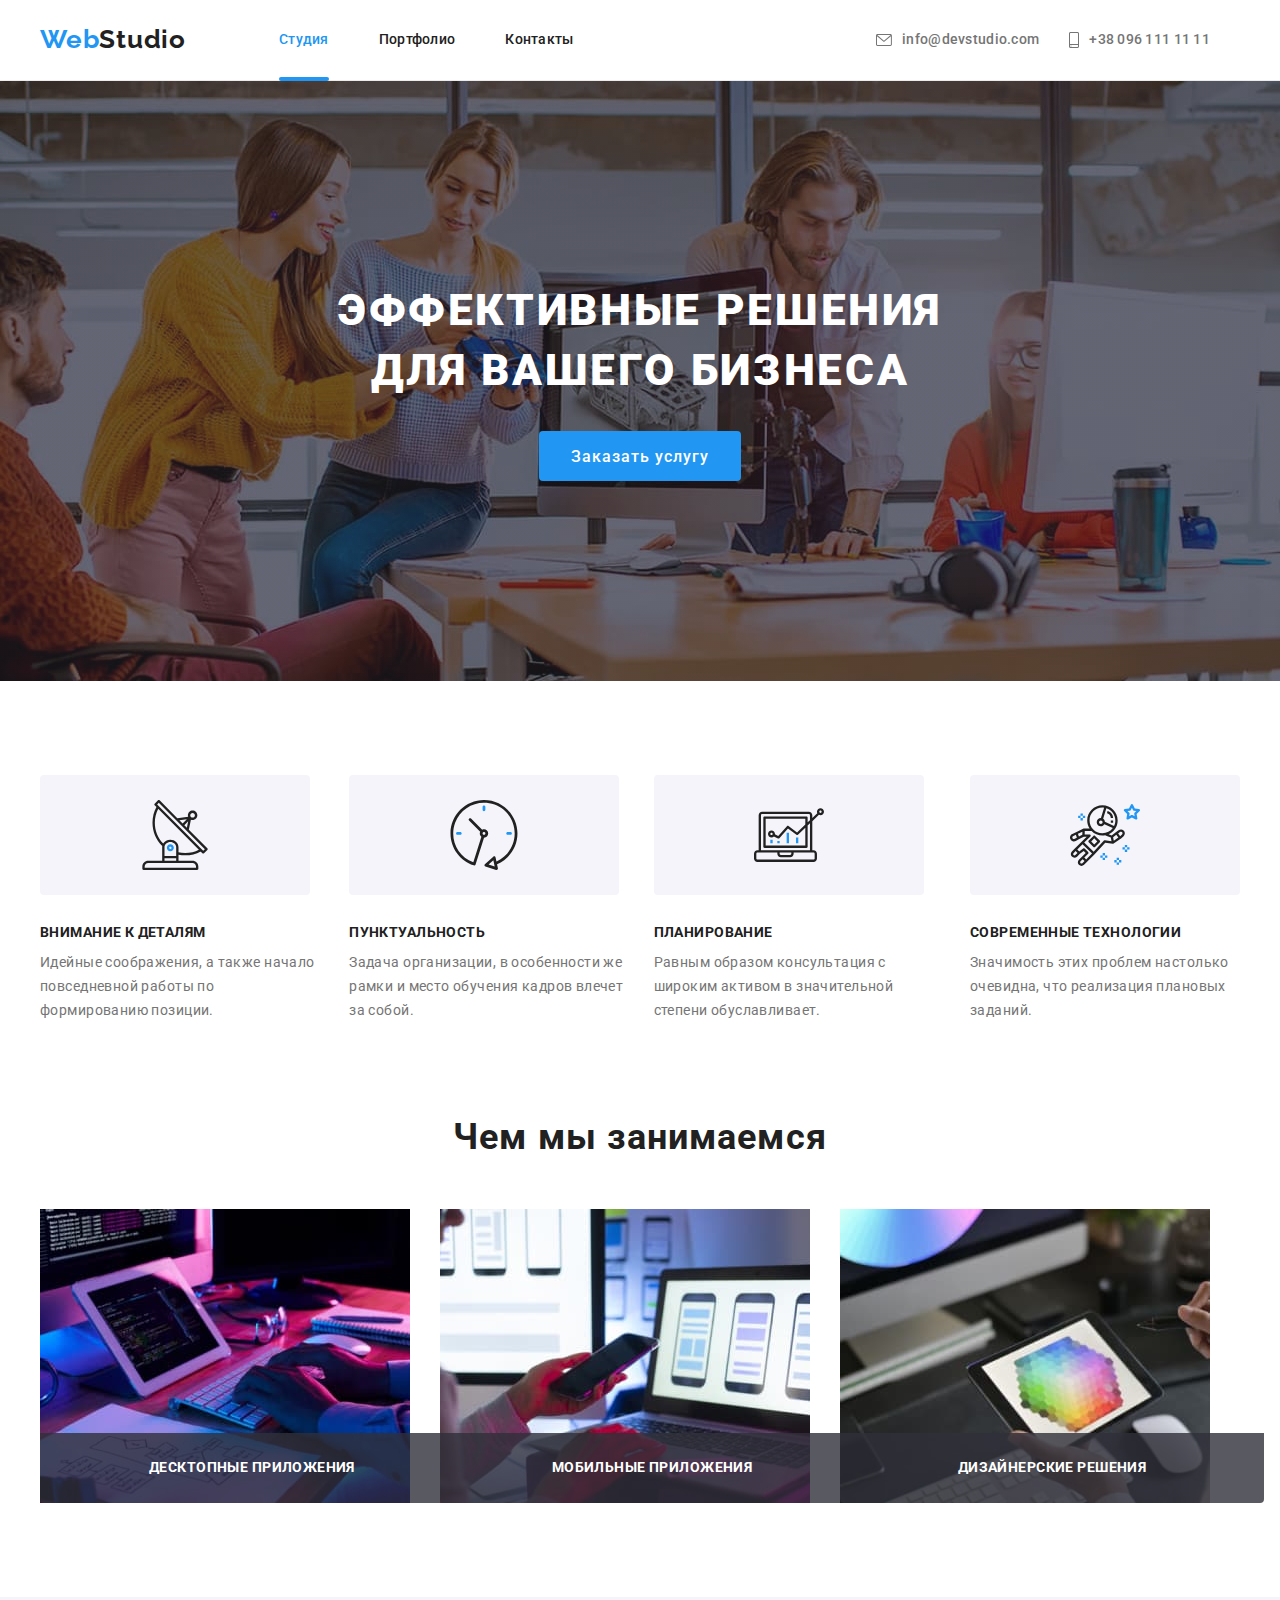
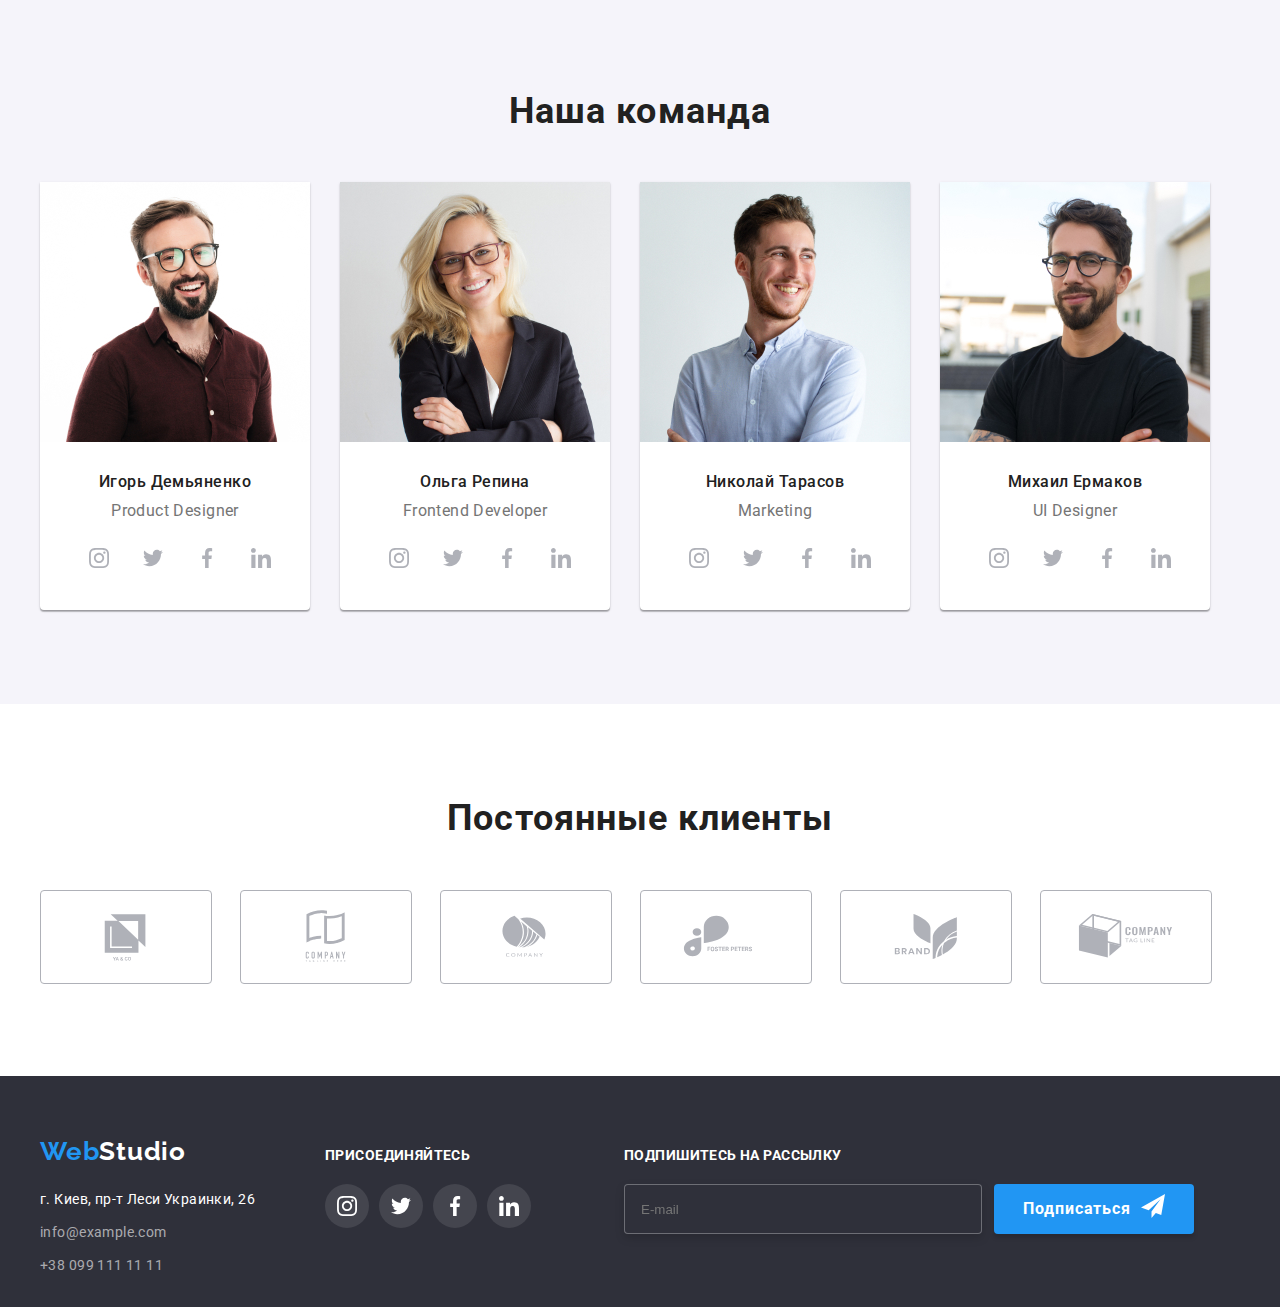
<file: index.html>
<!DOCTYPE html>
<html lang="ru">

<head>
    <meta charset="UTF-8">
    <meta http-equiv="X-UA-Compatible" content="IE=edge">
    <meta name="viewport" content="width=device-width, initial-scale=1.0">
    <title>Студия</title>
    <link rel="preconnect" href="https://fonts.googleapis.com">
    <link rel="preconnect" href="https://fonts.gstatic.com" crossorigin>
    <link
        href="https://fonts.googleapis.com/css2?family=Raleway:wght@700&family=Roboto:wght@400;500;700;900&display=swap"
        rel="stylesheet">
    <link rel="stylesheet" href="https://cdnjs.cloudflare.com/ajax/libs/modern-normalize/1.1.0/modern-normalize.min.css"
        integrity="sha512-wpPYUAdjBVSE4KJnH1VR1HeZfpl1ub8YT/NKx4PuQ5NmX2tKuGu6U/JRp5y+Y8XG2tV+wKQpNHVUX03MfMFn9Q=="
        crossorigin="anonymous" referrerpolicy="no-referrer" />
    <link rel="stylesheet" href="./css/styles.css" />
</head>

<body>
    <!-- Шапка сайта Студия-->
    <header class="header">
        <div class="container header-container">
            <nav class="navigation">
                <a class="logo" href="/"><span class="logo-title">Web</span>Studio</a>
                <ul class="header-list list">
                    <li class="header-item"><a class="header-link current" href=" ./index.html">Студия</a></li>
                    <li class="header-item"><a class="header-link" href="./portfolio.html">Портфолио</a></li>
                    <li class="header-item"><a class="header-link" href="">Контакты</a></li>
                </ul>
            </nav>
            <ul class="contacts list">
                <li class="item">
                    <a class="link" href="mailto:info@devstudio.com">
                        <svg class="envelope-icon" width="16px" height="12px">
                            <use href="images/symbol-defs.svg#envelope"></use>
                        </svg> info@devstudio.com
                    </a>
                </li>

                <li class="item">
                    <a class="link" href="tel:+380961111111">
                        <svg class="smartphone-icon" width="10px" height="16px">
                            <use href="images/symbol-defs.svg#smartphone"></use>
                        </svg>+38 096 111 11 11
                    </a>
                </li>
            </ul>
        </div>
    </header>
    <!-- Секция Эффективные решения -->
    <main>
        <section class="hero">
            <div class="container hero-container">
                <h1 class="hero-title">Эффективные решения</br>для вашего бизнеса</h1>
                <button data-modal-open class="button" type="button btn">Заказать услугу</button>
                <div class="backdrop is-hidden" data-modal>
                    <div class="modal-close">
                        <button data-modal-close class="close" type="button">
                            <svg class="close-icon" width="18px" height="18px">
                                <use href="./images/symbol-defs.svg#close"></use>
                            </svg>
                        </button>
                        <div class="modal-form-field">
                            <h3 class="form-field-text">Оставьте свои данные, мы вам перезвоним</h3>
                            <form class="form js-speaker-form">
                                <div class="form-field">
                                    <label for="name">Имя</label>
                                    <input type="text" name="name" id="name" />
                                    <svg class="icon" width="18px" height="18px">
                                        <use href="./images/symbol-defs.svg#person"></use>
                                    </svg>

                                </div>
                                <div class="form-field">
                                    <label for="tel">Телефон</label>
                                    <input type="tel" name="tel" id="tel" />
                                    <svg class="icon" width="18px" height="18px">
                                        <use href="./images/symbol-defs.svg#phone"></use>
                                    </svg>
                                </div>
                                <div class="form-field">
                                    <label for="email">Почта</label>
                                    <input type="email" name="email" id="email" />
                                    <svg class="icon" width="18px" height="18px">
                                        <use href="./images/symbol-defs.svg#email"></use>
                                    </svg>
                                </div>
                                <div class="form-field">
                                    <label for="comment">Комментарий</label>
                                    <textarea class="comment" name="comment" id="name" rows="8"
                                        placeholder="Введите текст"></textarea>
                                </div>

                                <div class="form-field-conditions">
                                    <label class="form-label">
                                        <input type="checkbox" name="vector" value="vector" class="checkbox" />
                                        <span class="checkbox-icon"></span>
                                        <span class=" form-conditions">Соглашаюсь с рассылкой и
                                            принимаю
                                            <a href="" class="conditions">Условия договора</a>
                                        </span>
                                    </label>
                                </div>
                                <button class="btn-sumbit" type="submit">Отправить</button>
                            </form>
                        </div>
                    </div>
                </div>
        </section>
        <!-- Секция детали -->
        <section class="section-no-padding">
            <div class="container">
                <h2 class="section-title" hidden>Наши особенности</h2>
                <ul class="feature-list list">
                    <li class="feature-item">
                        <div class="feature-icons">
                            <svg class="feature-icon" width="70px" height="70">
                                <use href="./images/symbol-defs.svg#antenna"></use>
                            </svg>
                        </div>
                        <h3 class="feature-title">Внимание к деталям</h3>
                        <p class="feature-text">Идейные соображения, а также начало повседневной работы по
                            формированию
                            позиции.</p>
                    </li>
                    <li class="feature-item">
                        <div class="feature-icons">
                            <svg class="feature-icon" width="70px" height="70">
                                <use href="./images/symbol-defs.svg#clock"></use>
                            </svg>
                        </div>
                        <h3 class="feature-title">Пунктуальность</h3>
                        <p class="feature-text">Задача организации, в особенности же рамки и место обучения
                            кадров
                            влечет за собой.</p>
                    </li>
                    <li class="feature-item">
                        <div class="feature-icons">
                            <svg class="feature-icon" width="70px" height="70">
                                <use href="./images/symbol-defs.svg#diagram"></use>
                            </svg>
                        </div>
                        <h3 class="feature-title">Планирование</h3>
                        <p class="feature-text">Равным образом консультация с широким активом в значительной
                            степени обуславливает.</p>
                    </li>
                    <li class="feature-item">
                        <div class="feature-icons">
                            <svg class="feature-icon" width="70px" height="70">
                                <use href="./images/symbol-defs.svg#astronaut"></use>
                            </svg>
                        </div>
                        <h3 class="feature-title">Современные технологии</h3>
                        <p class="feature-text">Значимость этих проблем настолько очевидна, что реализация
                            плановых
                            заданий.</p>
                    </li>
                </ul>
            </div>
        </section>
        <!-- Секция занятия-->
        <section class="section">
            <div class="container">
                <h2 class="info-title">Чем мы занимаемся</h2>
                <ul class="info-list list">
                    <li class="info-item">
                        <img src="./images/photo-box-1.jpg" alt="специалист пишет код " width="370" height="294" />
                        <p class="title-text">Десктопные приложения</p>
                    </li>
                    <li class="info-item">
                        <img src="./images/photo-box-2.jpg" alt="тестировщик тестует код " width="370" height="294" />
                        <p class="title-text">Мобильные приложения</p>
                    </li>
                    <li class="info-item">
                        <img src="./images/photo-box-3.jpg" alt="архитектор рисует проект " width="370" height="294" />
                        <p class="title-text">Дизайнерские решения</p>
                    </li>
                </ul>
            </div>
        </section>
        <!-- Секция команда -->
        <section class="section about-section">
            <div class="container">
                <h2 class="about-team">Наша команда</h2>
                <ul class="about-list list">
                    <li class="about-item">
                        <img src="images/about-img-1.jpg" alt="Игорь Демьяненко" width="270" height="260"
                            class="about-img" />
                        <div class="about">
                            <h3 class="about-title">Игорь Демьяненко</h3>
                            <p class="about-text" lang="en">Product Designer</p>
                            <ul class="social-list list">
                                <li class="social-item">
                                    <a class="social-link" href="">
                                        <svg class="social-icon" width="20px" height="20px">
                                            <use href="./images/symbol-defs.svg#instagram"></use>
                                        </svg></a>
                                </li>
                                <li class="social-item">
                                    <a class="social-link" href="">
                                        <svg class="social-icon" width="20px" height="20px">
                                            <use href="./images/symbol-defs.svg#twitter"></use>
                                        </svg></a>
                                </li>
                                <li class="social-item">
                                    <a class="social-link" href="">
                                        <svg class="social-icon" width="20px" height="20px">
                                            <use href="./images/symbol-defs.svg#facebook"></use>
                                        </svg></a>
                                </li>
                                <li class="social-item">
                                    <a class="social-link" href="">
                                        <svg class="social-icon" width="20px" height="20px">
                                            <use href="./images/symbol-defs.svg#linkedin"></use>
                                        </svg></a>
                                </li>
                            </ul>
                        </div>
                    <li class="about-item">
                        <img src="images/about-img-2.jpg" alt="Ольга Репина" width="270" height="260"
                            class="about-img" />
                        <div class="about">
                            <h3 class="about-title">Ольга Репина</h3>
                            <p class="about-text" lang="en">Frontend Developer</p>
                            <ul class="social-list list">
                                <li class="social-item">
                                    <a class="social-link" href="">
                                        <svg class="social-icon" width="20px" height="20px">
                                            <use href="./images/symbol-defs.svg#instagram"></use>
                                        </svg></a>
                                </li>
                                <li class="social-item">
                                    <a class="social-link" href="">
                                        <svg class="social-icon" width="20px" height="20px">
                                            <use href="./images/symbol-defs.svg#twitter"></use>
                                        </svg></a>
                                </li>
                                <li class="social-item">
                                    <a class="social-link" href="">
                                        <svg class="social-icon" width="20px" height="20px">
                                            <use href="./images/symbol-defs.svg#facebook"></use>
                                        </svg></a>
                                </li>
                                <li class="social-item">
                                    <a class="social-link" href="">
                                        <svg class="social-icon" width="20px" height="20px">
                                            <use href="./images/symbol-defs.svg#linkedin"></use>
                                        </svg></a>
                                </li>
                            </ul>
                        </div>
                    <li class="about-item">
                        <img src="images/about-img-3.jpg" alt="Николай Тарасов" width="270" height="260"
                            class="about-img" />
                        <div class="about">
                            <h3 class="about-title">Николай Тарасов</h3>
                            <p class="about-text" lang="en">Marketing</p>
                            <ul class="social-list list">
                                <li class="social-item">
                                    <a class="social-link" href="">
                                        <svg class="social-icon" width="20px" height="20px">
                                            <use href="./images/symbol-defs.svg#instagram"></use>
                                        </svg></a>
                                </li>
                                <li class="social-item">
                                    <a class="social-link" href="">
                                        <svg class="social-icon" width="20px" height="20px">
                                            <use href="./images/symbol-defs.svg#twitter"></use>
                                        </svg></a>
                                </li>
                                <li class=" social-item">
                                    <a class="social-link" href="">
                                        <svg class="social-icon" width="20px" height="20px">
                                            <use href="./images/symbol-defs.svg#facebook"></use>
                                        </svg></a>
                                </li>
                                <li class=" social-item">
                                    <a class="social-link" href="">
                                        <svg class="social-icon" width="20px" height="20px">
                                            <use href="./images/symbol-defs.svg#linkedin"></use>
                                        </svg></a>
                                </li>
                            </ul>
                        </div>
                    <li class="about-item">
                        <img src="images/about-img-4.jpg" alt="Михаил Ермаков" width="270" height="260"
                            class="about-img" />
                        <div class="about">
                            <h3 class="about-title">Михаил Ермаков</h3>
                            <p class="about-text" lang="en">UI Designer</p>

                            <ul class="social-list list">
                                <li class="social-item">
                                    <a class="social-link" href="">
                                        <svg class="social-icon" width="20px" height="20px">
                                            <use href="./images/symbol-defs.svg#instagram"></use>
                                        </svg></a>
                                </li>
                                <li class="social-item">
                                    <a class="social-link" href="">
                                        <svg class="social-icon" width="20px" height="20px">
                                            <use href="./images/symbol-defs.svg#twitter"></use>
                                        </svg></a>
                                </li>
                                <li class=" social-item">
                                    <a class="social-link" href="">
                                        <svg class="social-icon" width="20px" height="20px">
                                            <use href="./images/symbol-defs.svg#facebook"></use>
                                        </svg></a>
                                </li>
                                <li class=" social-item">
                                    <a class="social-link" href="">
                                        <svg class="social-icon" width="20px" height="20px">
                                            <use href="./images/symbol-defs.svg#linkedin"></use>
                                        </svg></a>
                                </li>
                            </ul>
                        </div>

        </section>
        <!-- Постоянные клиенты -->
        <section class="clients">
            <div class="container">
                <h2 class="clietns-title">Постоянные клиенты</h2>
                <ul class="clients-list list">
                    <li class="client-item">
                        <a class="client-link" href="">
                            <svg class="client-icon" width="106px" height="60px">
                                <use href="./images/symbol-defs.svg#logo-1"></use>
                            </svg></a>
                    </li>
                    <li class="client-item">
                        <a class="client-link" href="">
                            <svg class="client-icon" width="106px" height="60px">
                                <use href="./images/symbol-defs.svg#logo-2"></use>
                            </svg></a>
                    </li>
                    <li class="client-item">
                        <a class="client-link" href="">
                            <svg class="client-icon" width="106px" height="60px">
                                <use href="./images/symbol-defs.svg#logo-3"></use>
                            </svg></a>
                    </li>
                    <li class="client-item">
                        <a class="client-link" href="">
                            <svg class="client-icon" width="106px" height="60px">
                                <use href="./images/symbol-defs.svg#logo-4"></use>
                            </svg></a>
                    </li>
                    <li class="client-item">
                        <a class="client-link" href="">
                            <svg class="client-icon" width="106px" height="60px">
                                <use href="./images/symbol-defs.svg#logo-5"></use>
                            </svg></a>
                    </li>
                    <li class="client-item">
                        <a class="client-link" href="">
                            <svg class="client-icon" width="106px" height="60px">
                                <use href="./images/symbol-defs.svg#logo-6"></use>
                            </svg></a>
                    </li>
                </ul>
            </div>
        </section>
    </main>
    <!-- Секция контакты -->
    <footer class="page-footer">
        <div class="container footer-container">
            <div class="footer-link">
                <a class="logo" href="/"><span class="logo-title">Web</span>Studio</a>
                <address class="footer-address">
                    <ul class="address-list list">
                        <li class="address-item">
                            <a class="footer-address" href="">г. Киев, пр-т Леси Украинки, 26</a>
                        </li>
                        <li class="address-item">
                            <a class="link-mail" href="mailto:info@example.com">info@example.com</a>
                        </li>
                        <li class="address-item">
                            <a class="link-tel" href="tel:+380991111111">+38 099 111 11 11</a>
                        </li>
                    </ul>
                </address>
            </div>
            <div class="footer-social">
                <p class="network">присоединяйтесь</p>
                <ul class="footer-icons list">
                    <li class="logo-item">
                        <a class="footer-icon link" href="">
                            <svg class="footer-icon" width="20px" height="20px">
                                <use href="images/symbol-defs.svg#instagram"></use>
                            </svg>
                        </a>
                    </li>
                    <li class="logo-item">
                        <a class="footer-icon link" href="">
                            <svg class="footer-icon" width="20px" height="20px">
                                <use href="images/symbol-defs.svg#twitter"></use>
                            </svg>
                        </a>
                    </li>
                    <li class="logo-item">
                        <a class="footer-icon link" href="">
                            <svg class="footer-icon" width="20px" height="20px">
                                <use href="images/symbol-defs.svg#facebook"></use>
                            </svg>
                        </a>
                    </li>
                    <li class="logo-item">
                        <a class="footer-icon link" href="">
                            <svg class="footer-icon" width="20px" height="20px">
                                <use href="images/symbol-defs.svg#linkedin"></use>
                            </svg>
                        </a>
                    </li>
                </ul>

            </div>
            <div class="under">
                <h3 class="under-text">Подпишитесь на рассылку</h3>
                <form class="form-field-under">
                    <input type="email" name="E-mail" placeholder="E-mail" autocomplete="email" class="input" />
                    <button type="submit" class="but-sumbit">
                        Подписаться
                        <svg class="icon-send" width="24px" height="24px">
                            <use href="./images/symbol-defs.svg#icon-send"></use>
                        </svg>

                    </button>
                </form>
            </div>

        </div>
    </footer>
    <script src="./js/modal.js"></script>
</body>

</html>
</file>
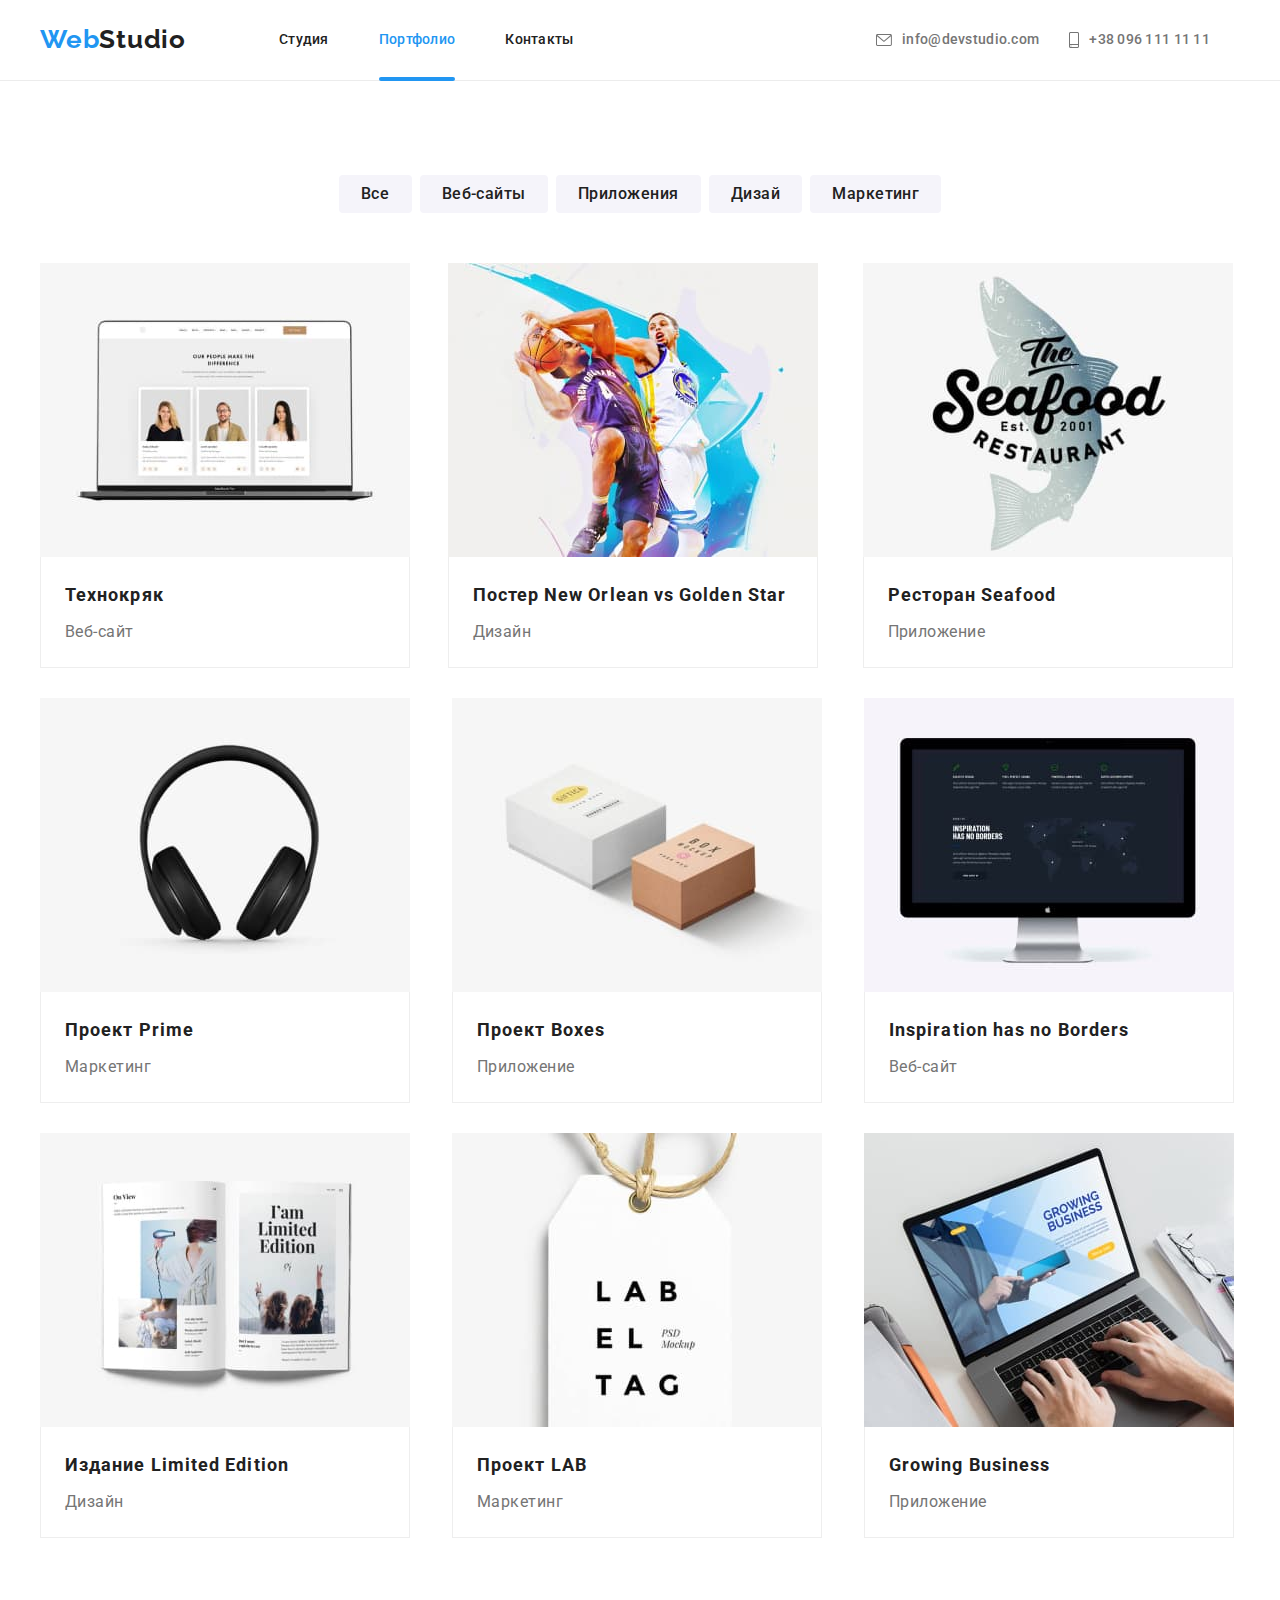
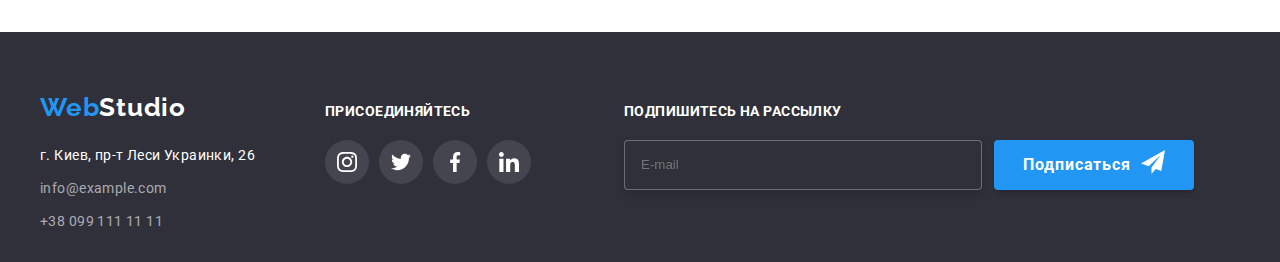
<file: portfolio.html>
<!DOCTYPE html>
<html lang="ru">

<head>
    <meta charset="UTF-8">
    <meta http-equiv="X-UA-Compatible" content="IE=edge">
    <meta name="viewport" content="width=device-width, initial-scale=1.0">
    <title>Портфолио</title>
    <link rel="preconnect" href="https://fonts.googleapis.com">
    <link rel="preconnect" href="https://fonts.gstatic.com" crossorigin>
    <link
        href="https://fonts.googleapis.com/css2?family=Raleway:wght@700&family=Roboto:wght@400;500;700;900&display=swap"
        rel="stylesheet">
    <link rel="stylesheet" href="https://cdnjs.cloudflare.com/ajax/libs/modern-normalize/1.1.0/modern-normalize.min.css"
        integrity="sha512-wpPYUAdjBVSE4KJnH1VR1HeZfpl1ub8YT/NKx4PuQ5NmX2tKuGu6U/JRp5y+Y8XG2tV+wKQpNHVUX03MfMFn9Q=="
        crossorigin="anonymous" referrerpolicy="no-referrer" />
    <link rel="stylesheet" href="./css/styles.css" />
</head>

<body>
    <!-- Шапка сайта Портфолио-->
    <header class="header">
        <div class="container header-container">
            <nav class="navigation">
                <a class="logo" href="/"><span class="logo-title">Web</span>Studio</a>
                <ul class="header-list list">
                    <li class="header-item"><a class="header-link" href=" ./index.html">Студия</a></li>
                    <li class="header-item"><a class="header-link current" href="./portfolio.html">Портфолио</a></li>
                    <li class="header-item"><a class="header-link" href="">Контакты</a>
                    </li>
                </ul>
            </nav>
            <ul class="contacts list">
                <li class="item">
                    <a class="link" href="mailto:info@devstudio.com">
                        <svg class="envelope-icon" width="16px" height="12px">
                            <use href="images/symbol-defs.svg#envelope"></use>
                        </svg> info@devstudio.com
                    </a>
                </li>

                <li class="item">
                    <a class="link" href="tel:+380961111111">
                        <svg class="smartphone-icon" width="10px" height="16px">
                            <use href="images/symbol-defs.svg#smartphone"></use>
                        </svg>+38 096 111 11 11
                    </a>
                </li>

            </ul>
        </div>
    </header>

    <!-- Секция о всем на сайте-->
    <main">
        <section class="section">
            <div class="container">
                <ul class="buttons-link list">
                    <li class="item">
                        <button class="button secondary" type="button">Все</button>
                    </li>
                    <li class="item">
                        <button class="button secondary" type="button">Веб-сайты</button>
                    </li>
                    <li class="item">
                        <button class="button secondary" type="button">Приложения</button>
                    </li>
                    <li class="item">
                        <button class="button secondary" type="button">Дизай</button>
                    </li>
                    <li class="item">
                        <button class="button secondary" type="button">Маркетинг</button>
                    </li>
                </ul>
                <ul class="images-list list">
                    <li class="images-item">
                        <a class="images-link" href="">
                            <div class="images-thumb">
                                <img src="images/bild-img-5.jpg" alt="Технокряк" width="370" height="294"
                                    class="item-img" />
                                <div class="images-overlay">
                                    <div class="overlay-text">
                                        <p class="images-overlay-text">
                                            Технокряк это современная площадка распространения коронавируса. Компании
                                            используют эту
                                            платформу для цифрового
                                            шпионажа и атак на защищённые сервера конкурентов.
                                        </p>
                                    </div>
                                </div>
                            </div>
                            <div class="item-text">
                                <h3 class="imag-title">Технокряк</h3>
                                <p class="imag-text">Веб-сайт</p>
                            </div>
                        </a>
                    </li>
                    <li class="images-item">
                        <a class="images-link" href="">
                            <div class="images-thumb">
                                <img src="images/bild-img-6.jpg" alt="Постер New Orlean vs Golden Star" width="370"
                                    height="294" class="item-img" />
                                <div class="images-overlay">
                                    <div class="overlay-text">
                                        <p class="images-overlay-text">
                                            Технокряк это современная площадка распространения коронавируса. Компании
                                            используют эту
                                            платформу для цифрового
                                            шпионажа и атак на защищённые сервера конкурентов.
                                        </p>
                                    </div>
                                </div>
                            </div>
                            <div class="item-text">
                                <h3 class="imag-title">Постер New Orlean vs Golden Star</h3>
                                <p class="imag-text">Дизайн</p>
                            </div>
                    </li>
                    <li class="images-item">
                        <a class="images-link" href="">
                            <div class="images-thumb">
                                <img src="images/bild-img-7.jpg" alt="Ресторан Seafood" width="370" height="294"
                                    class="item-img" />
                                <div class="images-overlay">
                                    <div class="overlay-text">
                                        <p class="images-overlay-text">
                                            Технокряк это современная площадка распространения коронавируса. Компании
                                            используют эту
                                            платформу для цифрового
                                            шпионажа и атак на защищённые сервера конкурентов.
                                        </p>
                                    </div>
                                </div>
                            </div>
                            <div class="item-text">
                                <h3 class="imag-title">Ресторан Seafood</h3>
                                <p class="imag-text">Приложение</p>
                            </div>
                    </li>
                    <li class="images-item">
                        <a class="images-link" href="">
                            <div class="images-thumb">
                                <img src="images/bild-img-8.jpg" alt="Проект Prime" width="370" height="294"
                                    class="item-img" />
                                <div class="images-overlay">
                                    <div class="overlay-text">
                                        <p class="images-overlay-text">
                                            Технокряк это современная площадка распространения коронавируса. Компании
                                            используют эту
                                            платформу для цифрового
                                            шпионажа и атак на защищённые сервера конкурентов.
                                        </p>
                                    </div>
                                </div>
                            </div>
                            <div class="item-text">
                                <h3 class="imag-title">Проект Prime</h3>
                                <p class="imag-text">Маркетинг</p>
                            </div>
                    </li>
                    <li class="images-item">
                        <a class="images-link" href="">
                            <div class="images-thumb">
                                <img src="images/bild-img-9.jpg" alt="Проект Boxes" width="370" height="294"
                                    class="item-img" />
                                <div class="images-overlay">
                                    <div class="overlay-text">
                                        <p class="images-overlay-text">
                                            Технокряк это современная площадка распространения коронавируса. Компании
                                            используют эту
                                            платформу для цифрового
                                            шпионажа и атак на защищённые сервера конкурентов.
                                        </p>
                                    </div>
                                </div>
                            </div>
                            <div class="item-text">
                                <h3 class="imag-title">Проект Boxes</h3>
                                <p class="imag-text">Приложение</p>
                            </div>
                    </li>
                    <li class="images-item">
                        <a class="images-link" href="">
                            <div class="images-thumb">
                                <img src="images/bild-img-10.jpg" alt="Inspiration has no Borders" width="370"
                                    height="294" class="item-img" />
                                <div class="images-overlay">
                                    <div class="overlay-text">
                                        <p class="images-overlay-text">
                                            Технокряк это современная площадка распространения коронавируса. Компании
                                            используют эту
                                            платформу для цифрового
                                            шпионажа и атак на защищённые сервера конкурентов.
                                        </p>
                                    </div>
                                </div>
                            </div>
                            <div class="item-text">
                                <h3 class="imag-title">Inspiration has no Borders</h3>
                                <p class="imag-text">Веб-сайт</p>
                            </div>
                    </li>
                    <li class="images-item">
                        <a class="images-link" href="">
                            <div class="images-thumb">
                                <img src="images/bild-img-11.jpg" alt="Издание Limited Edition" width="370" height="294"
                                    class="item-img" />
                                <div class="images-overlay">
                                    <div class="overlay-text">
                                        <p class="images-overlay-text">
                                            Технокряк это современная площадка распространения коронавируса. Компании
                                            используют эту
                                            платформу для цифрового
                                            шпионажа и атак на защищённые сервера конкурентов.
                                        </p>
                                    </div>
                                </div>
                            </div>
                            <div class="item-text">
                                <h3 class="imag-title">Издание Limited Edition</h3>
                                <p class="imag-text">Дизайн</p>
                            </div>
                    </li>
                    <li class="images-item">
                        <a class="images-link" href="">
                            <div class="images-thumb">
                                <img src="images/bild-img-12.jpg" alt="Проект LAB" width="370" height="294"
                                    class="item-img" />
                                <div class="images-overlay">
                                    <div class="overlay-text">
                                        <p class="images-overlay-text">
                                            Технокряк это современная площадка распространения коронавируса. Компании
                                            используют эту
                                            платформу для цифрового
                                            шпионажа и атак на защищённые сервера конкурентов.
                                        </p>
                                    </div>
                                </div>
                            </div>
                            <div class="item-text">
                                <h3 class="imag-title">Проект LAB</h3>
                                <p class="imag-text">Маркетинг</p>
                            </div>
                    </li>
                    <li class="images-item">
                        <a class="images-link" href="">
                            <div class="images-thumb">
                                <img src="images/bild-img-13.jpg" alt="Growing Business" width="370" height="294"
                                    class="item-img" />
                                <div class="images-overlay">
                                    <div class="overlay-text">
                                        <p class="images-overlay-text">
                                            Технокряк это современная площадка распространения коронавируса. Компании
                                            используют эту
                                            платформу для цифрового
                                            шпионажа и атак на защищённые сервера конкурентов.
                                        </p>
                                    </div>
                                </div>
                            </div>
                            <div class="item-text">
                                <h3 class="imag-title">Growing Business</h3>
                                <p class="imag-text">Приложение</p>
                            </div>
                    </li>
                </ul>
            </div>
        </section>
        </main>
        <!--  Секция контакты -->
        <footer class="page-footer">
            <div class="container footer-container">
                <div class="footer">
                    <a class="logo" href="/"><span class="logo-title">Web</span>Studio</a>
                    <address class="footer-address">
                        <ul class="address-list list">
                            <li class="address-item">
                                <a class="footer-address" href="">г. Киев, пр-т Леси Украинки, 26</a>
                            </li>
                            <li class="address-item">
                                <a class="link-mail" href="mailto:info@example.com">info@example.com</a>
                            </li>
                            <li class="address-item">
                                <a class="link-tel" href="tel:+380991111111">+38 099 111 11 11</a>
                            </li>
                        </ul>
                    </address>
                </div>

                <div class="footer-social">
                    <p class="network">присоединяйтесь</p>
                    <ul class="footer-icons list">
                        <li class="logo-item">
                            <a class="footer-icon link" href="">
                                <svg class="footer-icon" width="20px" height="20px">
                                    <use href="images/symbol-defs.svg#instagram"></use>
                                </svg>
                            </a>
                        </li>
                        <li class="logo-item">
                            <a class="footer-icon link" href="">
                                <svg class="footer-icon" width="20px" height="20px">
                                    <use href="images/symbol-defs.svg#twitter"></use>
                                </svg>
                            </a>
                        </li>
                        <li class="logo-item">
                            <a class="footer-icon link" href="">
                                <svg class="footer-icon" width="20px" height="20px">
                                    <use href="images/symbol-defs.svg#facebook"></use>
                                </svg>
                            </a>
                        </li>
                        <li class="logo-item">
                            <a class="footer-icon link" href="">
                                <svg class="footer-icon" width="20px" height="20px">
                                    <use href="images/symbol-defs.svg#linkedin"></use>
                                </svg>
                            </a>
                        </li>
                    </ul>
                </div>
                <div class="under">
                    <h3 class="under-text">Подпишитесь на рассылку</h3>
                    <form class="form-field-under">
                        <input type="email" name="E-mail" placeholder="E-mail" autocomplete="email" class="input" />
                        <button type="submit" class="but-sumbit">
                            Подписаться
                            <svg class="icon-send" width="24px" height="24px">
                                <use href="./images/symbol-defs.svg#icon-send"></use>
                            </svg>
                        </button>
                    </form>
                </div>
            </div>
        </footer>
        <script src="./js/modal.js"></script>
</body>

</html>
</file>
<file: css/styles.css>
:root {
  --header-text-color: #212121;
  --main-text-color: #757575;
  --primary-title-color: #ffffff;
  --accent-color: #2196f2;
  --title-color: #000000;
  --footer-link-color: rgba(255, 255, 255, 0.6);
  --icon-color: #afb1b8;
}
p,
h1,
h2,
h3,
h4,
h5,
h6 {
  margin: 0;
}

img {
  display: block;
}

button {
  cursor: pointer;
}

body {
  margin: 0;
  font-family: Roboto, sans-serif;
  font-style: normal;
  font-size: 14px;
  font-weight: 400;
  line-height: 1.71;
  letter-spacing: 0.03em;
  color: #757575;
}

.list {
  list-style: none;
}

a {
  text-decoration: none;
}
.container {
  width: 1200px;
  padding-left: 15px;
  padding-right: 15px;
  margin: 0 auto;

  /*outline: 1px solid red;*/
}

.section {
  padding: 94px 0;
}
ul {
  margin: 0;
  padding: 0;
}

/*-----------------------------HEADER-------------------------------*/
.header {
  /*padding-top: 24px;
  padding-bottom: 25px;*/
  border-bottom: 1px solid #ececec;
}

.header-container {
  display: flex;
}
/*----logo-header----*/
/*----logo-title-header----*/

.logo {
  font-family: Raleway;
  font-weight: bold;

  font-size: 26px;
  line-height: 1.19;
  text-decoration: none;
  letter-spacing: 0.03em;

  padding-top: 24px;
  padding-bottom: 25px;
  text-decoration: none;
  color: var(--header-text-color);
  transition: color 250ms cubic-bezier(0.4, 0, 0.2, 1);
}
.logo-title {
  padding-top: 24px;
  padding-bottom: 25px;
  color: var(--accent-color);
}

.logo:hover,
.logo:focus {
  color: var(--accent-color);
}
/*----navigation----*/
/*----header-list----*/

.navigation {
  display: flex;
  align-items: center;
}

.header-list {
  display: flex;
  margin-left: 93px;
}

.header-list .header-item + .header-item {
  margin-left: 50px;
}
.header-item .header-link {
  transition: color 250ms cubic-bezier(0.4, 0, 0.2, 1);
}
.header-link {
  font-weight: 500;
  font-size: 14px;
  line-height: 1.14;
  letter-spacing: 0.02em;
  padding-top: 32px;
  padding-bottom: 32px;
  display: flex;
  color: var(--header-text-color);
}
.header-link:hover,
.header-link:focus {
  color: var(--accent-color);
}
.navigation .header-link.current {
  color: var(--accent-color);
}
.header-link {
  position: relative;
}
.header-link.current::after {
  display: block;
  content: '';
  width: 100%;
  height: 4px;
  position: absolute;
  background-color: var(--accent-color);
  border-radius: 2px;
  bottom: -1px;
}
/*-------contacts-header-------*/

.contacts {
  display: flex;
  margin-left: auto;
  padding-top: 32px;
  padding-bottom: 32px;
}
.link {
  font-weight: 500;
  font-size: 14px;
  line-height: 1.14;

  margin-right: 30px;
  letter-spacing: 0.02em;
  color: var(--main-text-color);
}
.contacts .link {
  transition: color 250ms cubic-bezier(0.4, 0, 0.2, 1);
}
.contacts .link .envelope-icon,
.contacts .link .smartphone-icon {
  margin-right: 10px;
  fill: currentColor;
}
.contacts .item .link {
  display: flex;
  align-items: center;
}
.contacts .link:hover,
.contacts .link:focus {
  color: var(--accent-color);
}
.envelope-icon .smartphone-icon {
  margin-right: 10px;
  vertical-align: middle;
  fill: var(--main-text-color);
}
.navigation .link:hover {
  color: var(--accent-color);
}
.navigation .header-link.current {
  color: var(--accent-color);
}

/*-------------------------------MAIN---------------------------*/

/*-----section-hero-----*/
.hero {
  background-color: #2f303a;
  text-align: center;
  max-width: 1600px;
  height: 600px;

  margin-left: auto;
  margin-right: auto;
  background-image: linear-gradient(to right, rgba(47, 48, 58, 0.4), rgba(47, 48, 58, 0.4)),
    url(../images/overlay.jpg);
  background-repeat: no-repeat;
  background-position: center;
  background-size: cover;
}

.hero-container {
  padding-top: 200px;
  padding-bottom: 200px;
  /* background-color: #2f303a;*/
}

.hero-title {
  font-weight: 900;
  font-size: 44px;
  line-height: 1.36;

  text-align: center;
  letter-spacing: 0.06em;

  margin-top: 0;
  margin-bottom: 30px;
  text-transform: uppercase;
  color: var(--primary-title-color);
}

/*-----button-studio----*/

.button {
  font-family: inherit;
  font-style: normal;
  font-weight: 500;
  font-size: 16px;
  line-height: 1.87;
  letter-spacing: 0.06em;

  padding: 11px 32px;
  margin-left: auto;
  margin-right: auto;
  cursor: pointer;
  color: var(--primary-title-color);

  /*width: 200px;*/
  height: 50px;
  background: #2196f3;

  border-radius: 4px;
  border: transparent;
}

/*backdrop*/
.backdrop {
  position: fixed;
  top: 0;
  left: 0;
  width: 100%;
  height: 100%;
  background-color: rgba(0, 0, 0, 0.2);
  z-index: 2;

  opacity: 1;
  transition: opacity 250ms cubic-bezier(0.4, 0, 0.2, 1);
}

.backdrop.is-hidden {
  opacity: 0;
  pointer-events: none;
  /* visibility: hidden; */
}

.backdrop.is-hidde .modal {
  transform: translate(-50%, -50%) scale(1.1);
  opacity: 0;
}

.modal-close {
  position: absolute;
  top: 50%;
  left: 50%;
  visibility: visible;

  min-width: 528px;
  min-height: 581px;
  background-color: var(--primary-title-color);

  transform: translate(-50%, -50%) scale(1);
  opacity: 1;

  transition: transform 250ms cubic-bezier(0.4, 0, 0.2, 1),
    opacity 250ms cubic-bezier(0.4, 0, 0.2, 1);
}

.close {
  position: absolute;
  display: flex;
  align-items: center;
  justify-content: center;
  top: 8px;
  right: 8px;

  cursor: pointer;

  width: 30px;
  height: 30px;

  background-color: #ffffff;

  border-radius: 50%;
  border: 1px solid rgba(0, 0, 0, 0.1);
  cursor: pointer;
  transition: fill 250ms cubic-bezier(0.4, 0, 0.2, 1);
}
.close:hover {
  /*.close:focus*/
  fill: var(--accent-color);
}

/*---form-modal----*/
.modal-form-field {
  padding: 40px 40px;
}

.form-field-text {
  font-style: normal;
  font-weight: bold;
  font-size: 20px;
  line-height: 1.15;
  margin-bottom: 12px;

  text-align: center;
  letter-spacing: 0.03em;

  color: #212121;
}
.form {
  margin-top: 12px;
  /*outline: 3px solid green;*/
}

.form-field {
  display: flex;
  flex-direction: column;
  text-align: left;
  position: relative;
  margin-top: 10px;
}
.form-field label {
  font-size: 12px;
  line-height: 1.16;
  letter-spacing: 0.01em;
  padding-bottom: 4px;
  color: var(--main-text-color);
}
.form-field input {
  height: 40px;
  padding-left: 40px;

  border-radius: 4px;
  border: 1px solid rgba(33, 33, 33, 0.2);

  transition: border 250ms cubic-bezier(0.4, 0, 0.2, 1);
}
.form-field .icon {
  position: absolute;
  top: 50%;
  margin-left: 15px;
  width: 18px;
  height: 18px;
  color: #000000;
  transition: fill 250ms cubic-bezier(0.4, 0, 0.2, 1);
}
.form-field input:hover,
.form-field input:focus {
  outline: none;
  border: 1px solid var(--accent-color);
}
.form-field input:hover {
  cursor: pointer;
}

.form-field input:focus ~ .icon,
.form-field input:hover ~ .icon {
  fill: var(--accent-color);
}

textarea {
  resize: none;
  font-size: 12px;
  line-height: 1.16;
  letter-spacing: 0.01em;
  padding-top: 12px;
  color: rgba(117, 117, 117, 0.5);

  transition: border 250ms cubic-bezier(0.4, 0, 0.2, 1);
}

.form-field .comment {
  font-style: normal;
  font-weight: normal;
  font-size: 12px;
  line-height: 1.16;
  letter-spacing: 0.01em;
  padding: 12px 16px;

  color: rgba(117, 117, 117, 0.5);

  height: 120px;
  border: 1px solid rgba(33, 33, 33, 0.2);
  border-radius: 4px;
}
.form-field .comment:hover,
.form-field .comment:focus {
  outline: none;
  border: 1px solid var(--accent-color);
  cursor: pointer;
}
.form-field-conditions {
  font-style: normal;
  font-weight: normal;
  font-size: 14px;
  line-height: 1.71;
  letter-spacing: 0.03em;

  margin-top: 20px;
  margin-bottom: 30px;
  color: #757575;
}
.form-field-conditions .conditions {
  font-style: normal;
  font-weight: normal;
  font-size: 14px;
  line-height: 1.71;

  letter-spacing: 0.03em;
  text-decoration-line: underline;

  color: #2196f3;
}
.modal-form-field .checkbox {
  position: absolute;
  width: 1px;
  height: 1px;
  margin: -1px;
  border: 0;
  padding: 0;
  clip: rect(0 0 0 0);
  overflow: hidden;
}

.modal-form-field .checkbox-icon {
  display: inline-block;
  margin-right: 8px;
  width: 16px;
  height: 15px;
  border: 2px solid #212121;
  border-radius: 2px;
}

.modal-form-field .checkbox:checked + .checkbox-icon {
  background-color: var(--accent-color);
  background-image: url(../images/full-check.svg);
  border-color: var(--accent-color);
  background-size: contain;
  background-origin: border-box;
}

.btn-sumbit {
  font-family: inherit;
  font-style: normal;
  font-weight: 500;
  font-size: 16px;
  line-height: 1.87;
  letter-spacing: 0.06em;

  height: 50px;
  display: flex;
  text-align: center;
  padding: 10px 55px;

  margin-left: auto;
  margin-right: auto;

  color: var(--primary-title-color);

  background: #2196f3;
  border-radius: 4px;
  border: transparent;
  transition: background-color 250ms cubic-bezier(0.4, 0, 0.2, 1);
}
.btn-sumbit:hover,
.btn-sumbit:focus {
  background-color: #188ce8;
}
/*------features-----*/
.feature-icons {
  display: flex;
  width: 270px;
  height: 120px;
  justify-content: center;
  align-items: center;
  background-color: #f5f4fa;
  border-radius: 4px;
  margin-bottom: 30px;
}

.section-title {
  font-size: 36px;
  line-height: 1.17;
  margin-bottom: 50px;

  text-align: center;
  color: var(--title-text-color);
}
.section {
  padding-top: 94px;
  padding-bottom: 94px;
}
.section-no-padding {
  padding-top: 94px;
  padding-bottom: 0;
}

.feature-list {
  display: flex;
  justify-content: center;
}

.feature-item:not(:last-child) {
  margin-right: 30px;
}

.feature-title {
  font-size: 14px;
  line-height: 1.14;
  letter-spacing: 0.03em;
  text-transform: uppercase;
  color: var(--header-text-color);
}

.feature-text {
  font-size: 14px;
  line-height: 1.71;
  letter-spacing: 0.03em;
  margin-top: 10px;
  color: var(--main-text-color);
}
/*-----info-----*/

.info-list {
  display: flex;
  margin-top: 50px;
}

.info-item:not(:first-child) {
  margin-left: 30px;
}

.info-item {
  justify-content: space-between;
}
.info-list .info-item {
  width: 370px;
  position: relative;
}

.info-title {
  font-size: 36px;
  line-height: 1.16;
  text-align: center;
  letter-spacing: 0.03em;

  color: var(--header-text-color);
}
.info-item .title-text {
  position: absolute;
  bottom: 0;
  width: 100%;
  padding: 27px;

  line-height: 1.14;
  font-weight: 700;
  color: var(--primary-title-color);

  background-color: rgba(47, 48, 58, 0.8);
  border-radius: 0px 0px 4px 4px;
  text-transform: uppercase;
  text-align: center;
}
/*----about----*/

.about-section {
  background: #f5f4fa;
}
.about-list {
  display: flex;

  /*flex-basis: inherit;*/
}
.about-list .about-title {
  font-weight: 500;
  font-size: 16px;
  line-height: 1.19;
}

.about-list .about-text {
  font-size: 16px;
  line-height: 1.19;
  margin-top: 10px;
}
.about-item {
  background: #ffffff;
  box-shadow: 0px 1px 3px rgba(0, 0, 0, 0.12), 0px 1px 1px rgba(0, 0, 0, 0.14),
    0px 2px 1px rgba(0, 0, 0, 0.2);
  border-radius: 0px 0px 4px 4px;
}
.about-team {
  font-style: normal;
  font-size: 36px;
  line-height: 1.16;
  text-align: center;
  letter-spacing: 0.03em;

  margin-bottom: 50px;
  justify-content: space-between;
  color: var(--header-text-color);
}

.about-title {
  font-style: normal;
  font-weight: 500;
  font-size: 16px;
  line-height: 1.19px;

  text-align: center;
  letter-spacing: 0.03em;

  color: var(--header-text-color);
}

.about-item:not(:first-child) {
  margin-left: 30px;
}

.about-list .about-title,
.about-list .about-text {
  text-align: center;
}

.about-list .about {
  padding-top: 30px;
  padding-bottom: 30px;
}
/*----social----*/
.social-list {
  display: flex;
  justify-content: center;
  margin-top: 16px;
}

.social-list .social-item {
  margin-left: 10px;
}
.social-link {
  display: flex;
  width: 44px;
  height: 44px;
  border-radius: 50%;
  justify-content: center;
  align-items: center;
  background-color: #ffffff;
  color: #afb1b8;
  transition: color 250ms cubic-bezier(0.4, 0, 0.2, 1),
    background-color 250ms cubic-bezier(0.4, 0, 0.2, 1);
}

.social-icon {
  fill: currentColor;
}

.social-link:hover,
.social-link:focus {
  color: #ffffff;
  background-color: var(--accent-color);
}

/*-----clients----*/
.clients {
  padding-top: 94px;
  padding-bottom: 94px;
}
.clients-list {
  display: flex;
  /*justify-content: center;*/
  margin-top: 50px;
}
.client-item {
  width: 170px;
  height: 92px;
  /*margin-left: 30px;*/
}
.client-item:not(:first-child) {
  margin-left: 30px;
}

.clietns-title {
  font-style: normal;
  font-size: 36px;
  line-height: 1.16;
  text-align: center;
  letter-spacing: 0.03em;

  color: var(--header-text-color);
}
.client-link {
  display: flex;
  width: 100%;
  height: 100%;
  justify-content: center;
  align-items: center;

  border: 1px solid #afb1b8;
  border-radius: 4px;
  color: var(--icon-color);
  transition: color 250ms cubic-bezier(0.4, 0, 0.2, 1),
    border-color 250ms cubic-bezier(0.4, 0, 0.2, 1);
}
.client-icon {
  fill: currentColor;
}

.client-link:hover,
.client-link:focus {
  color: var(--accent-color);
  border-color: var(--accent-color);
}

/*----------------------------FOOTER---------------------------*/
.footer-container {
  display: flex;
  align-items: baseline;
}
.page-footer {
  padding-top: 60px;
  padding-bottom: 20px;
  background-color: #2f303a;
}
.footer-address {
  font-style: normal;
  font-weight: normal;
  font-size: 14px;
  line-height: 1.71;
  letter-spacing: 0.03em;
  margin-top: 20px;
  color: var(--primary-title-color);
}

.page-footer .logo {
  font-family: Raleway;
  font-size: 26px;
  line-height: 1.19;
  letter-spacing: 0.03em;
  color: var(--primary-title-color);

  transition: color 250ms cubic-bezier(0.4, 0, 0.2, 1);
}
.page-footer .logo:hover,
.page-footer .logo:focus {
  color: var(--accent-color);
}
/*---address---*/
.address-list {
  color: var(--primary-title-color);
}
.address-item {
  margin-right: 70px;
  margin-bottom: 9px;
}

/*---contacts---*/

.link-mail {
  font-style: normal;
  font-size: 14px;
  line-height: 1.71;
  letter-spacing: 0.03em;
  color: var(--footer-link-color);
}

.link-tel {
  font-style: normal;
  font-size: 14px;
  line-height: 1.71;
  letter-spacing: 0.03em;
  color: var(--footer-link-color);
}
.address-list .footer-address {
  color: var(--primary-white-color);
  text-decoration: none;
  transition: color 250ms cubic-bezier(0.4, 0, 0.2, 1);
}
.address-item .footer-address:hover,
.address-item .footer-address:focus {
  color: var(--accent-color);
}
.address-item .link-mail:hover,
.address-item .link-mail:focus {
  color: var(--accent-color);
}
.address-item .link-tel:hover,
.address-item .link-tel:focus {
  color: var(--accent-color);
}
.footer-address .link-mail,
.footer-address .link-tel {
  transition: color 250ms cubic-bezier(0.4, 0, 0.2, 1);
}
/*-----footer-social----*/

.network {
  text-transform: uppercase;
  font-weight: 700;
  line-height: 1.14;
  color: var(--primary-title-color);
  margin-bottom: 20px;
}
.footer-icon.link {
  display: flex;
  align-items: center;
  width: 44px;
  height: 44px;
  border-radius: 50%;

  background-color: rgba(255, 255, 255, 0.1);
  color: var(--primary-title-color);
  transition: background-color 250ms cubic-bezier(0.4, 0, 0.2, 1);
}
.footer-icon {
  justify-content: center;
  fill: currentColor;
}
.footer-icons .logo-item + .logo-item {
  margin-left: 10px;
}

.footer-icons {
  display: flex;
}

.footer .container {
  display: flex;
}

.footer-icon.link:hover,
.footer-icon.link:focus {
  background-color: var(--accent-color);
}
.logo-item:nth-child(-n + 4) {
  margin-right: -30px;
}

/*--------------------PORTFOLIO----------------------*/
/*button-portfolio*/

.buttons-link {
  display: flex;
  justify-content: center;
  margin-bottom: 50px;
}

.buttons-link .item + .item {
  margin-left: 8px;
}

.button.secondary {
  font-family: inherit;
  font-style: normal;
  font-weight: 500;
  font-size: 16px;
  line-height: 1.62;
  letter-spacing: 0.03em;

  padding: 6px 22px;
  min-width: 73px;

  /*width: 130px;*/
  height: 38px;
  border-radius: 4px;
  background-color: #f5f4fa;

  cursor: pointer;

  color: var(--header-text-color);
  transition: color 250ms cubic-bezier(0.4, 0, 0.2, 1),
    background-color 250ms cubic-bezier(0.4, 0, 0.2, 1),
    box-shadow 250ms cubic-bezier(0.4, 0, 0.2, 1);
}
.button.secondary:hover,
.button.secondary:focus,
.button.secondary:active {
  color: var(--primary-title-color);
  background-color: var(--accent-color);
}

/*-------imeges----*/

.images-list {
  display: flex;
  flex-wrap: wrap;
  justify-content: space-between;
  flex-basis: inherit;

  margin-right: -30px;
  margin-bottom: -30px;
}

.imag-wrap {
  position: relative;
  overflow: hidden;
}

.item-text {
  padding-top: 20px;
  padding-bottom: 20px;
  border: 1px solid #eeeeee;
  padding-right: 24px;
  padding-left: 24px;

  background: var(--primary-title-color);
  border: 1px solid #eeeeee;
  box-sizing: border-box;
}
.images-list .images-item:hover {
  box-shadow: 0px 1px 1px rgba(0, 0, 0, 0.12), 0px 4px 4px rgba(0, 0, 0, 0.06),
    1px 4px 6px rgba(0, 0, 0, 0.16);
}

.imag-title {
  font-weight: 700;
  font-size: 18px;
  line-height: 2;
  letter-spacing: 0.06em;
  margin-bottom: 4px;
  color: var(--header-text-color);
}
.imag-text {
  font-weight: normal;
  font-size: 16px;
  line-height: 1.87;
  letter-spacing: 0.03em;
  color: var(--main-text-color);
}
/**/
.images-list {
  display: flex;
  flex-wrap: wrap;
  justify-content: space-between;
  flex-basis: inherit;
}
.images-item {
  width: 370px;
  margin-right: 30px;
  margin-bottom: 30px;
}

.images-list .item-text {
  padding: 20px 24px;
  border-width: 0px 1px 1px 1px;
  border-color: #eeeeee;
  border-style: solid;
}
.images-list .images-link {
  display: block;
}
.images-thumb {
  position: relative;
  overflow: hidden;
}
.overlay-text {
  position: absolute;

  top: 50%;
  left: 50%;
  transform: translate(-50%, -50%);
  display: flex;

  opacity: 1;
  width: 322px;
  height: 168px;

  transition: opacity 250ms cubic-bezier(0.4, 0, 0.2, 1) 250ms;
}
.images-overlay {
  position: absolute;
  top: 0;
  left: 0;
  width: 100%;
  height: 100%;
  background-color: rgba(33, 150, 243, 0.9);
  padding: 63px 24px;
  transform: translateY(100%);
  opacity: 0;
  transition: transform 250ms cubic-bezier(0.4, 0, 0.2, 1),
    opacity 250ms cubic-bezier(0.4, 0, 0.2, 1);
}
.images-overlay-text {
  margin: 0;
  font-size: 18px;
  line-height: 1.55;
  color: var(--primary-title-color);
}
.images-link {
  display: block;
  transition: box-shadow 0px 1px 1px rgba(0, 0, 0, 0.12), 0px 4px 4px rgba(0, 0, 0, 0.06),
    1px 4px 6px rgba(0, 0, 0, 0.16);
}
.images-link:hover,
.images-link:focus {
  box-shadow: 0px 1px 1px rgba(0, 0, 0, 0.12), 0px 4px 4px rgba(0, 0, 0, 0.06),
    1px 4px 6px rgba(0, 0, 0, 0.16);
}

.images-link:hover .images-overlay,
.images-link:focus .images-overlay {
  opacity: 1;
  transform: translateY(0);
}
.images-overlay-text {
  margin: 0;
  font-size: 18px;
  line-height: 1.55;

  color: var(--primary-title-color);
}
/*-----*/

/*UNTEN-FOOTER*/
.page-footer .under {
  width: 570px;
  margin-left: 93px;
}
.under .form-field-under {
  display: flex;
}
.under {
  margin-top: 12px;
}
.under .under-text {
  font-weight: 700;
  font-size: 14px;
  line-height: 1.14;
  letter-spacing: 0.03em;

  display: flex;
  text-transform: uppercase;
  margin-bottom: 20px;
  color: #ffffff;
}
.form-field-under input {
  padding-left: 16px;
  width: 358px;
  height: 50px;

  background-color: #2f303a;
  border: 1px solid rgba(255, 255, 255, 0.3);
  box-sizing: border-box;
  filter: drop-shadow(0px 4px 4px rgba(0, 0, 0, 0.15));
  border-radius: 4px;
  color: rgba(255, 255, 255, 0.6);
}
.form-field-under .input:hover,
.form-field-under .input:focus {
  outline: none;
  border: 1px solid var(--accent-color);
}
.but-sumbit {
  width: 200px;
  height: 50px;
  padding: 10px 0;
  margin-left: 12px;

  font-family: inherit;
  font-weight: bold;
  font-size: 16px;
  line-height: 1.87;
  letter-spacing: 0.06em;
  color: #ffffff;

  display: flex;
  justify-content: center;
  cursor: pointer;

  background: #2196f3;
  box-shadow: 0px 4px 4px rgba(0, 0, 0, 0.15);
  border-radius: 4px;
  border: transparent;

  outline: none;
  transition: background-color 250ms cubic-bezier(0.4, 0, 0.2, 1);
}
.but-sumbit:hover,
.but-sumbit:focus {
  background-color: #188ce8;
}
.icon-send {
  width: 24px;
  height: 24px;
  margin-left: 10px;
}
</file>
